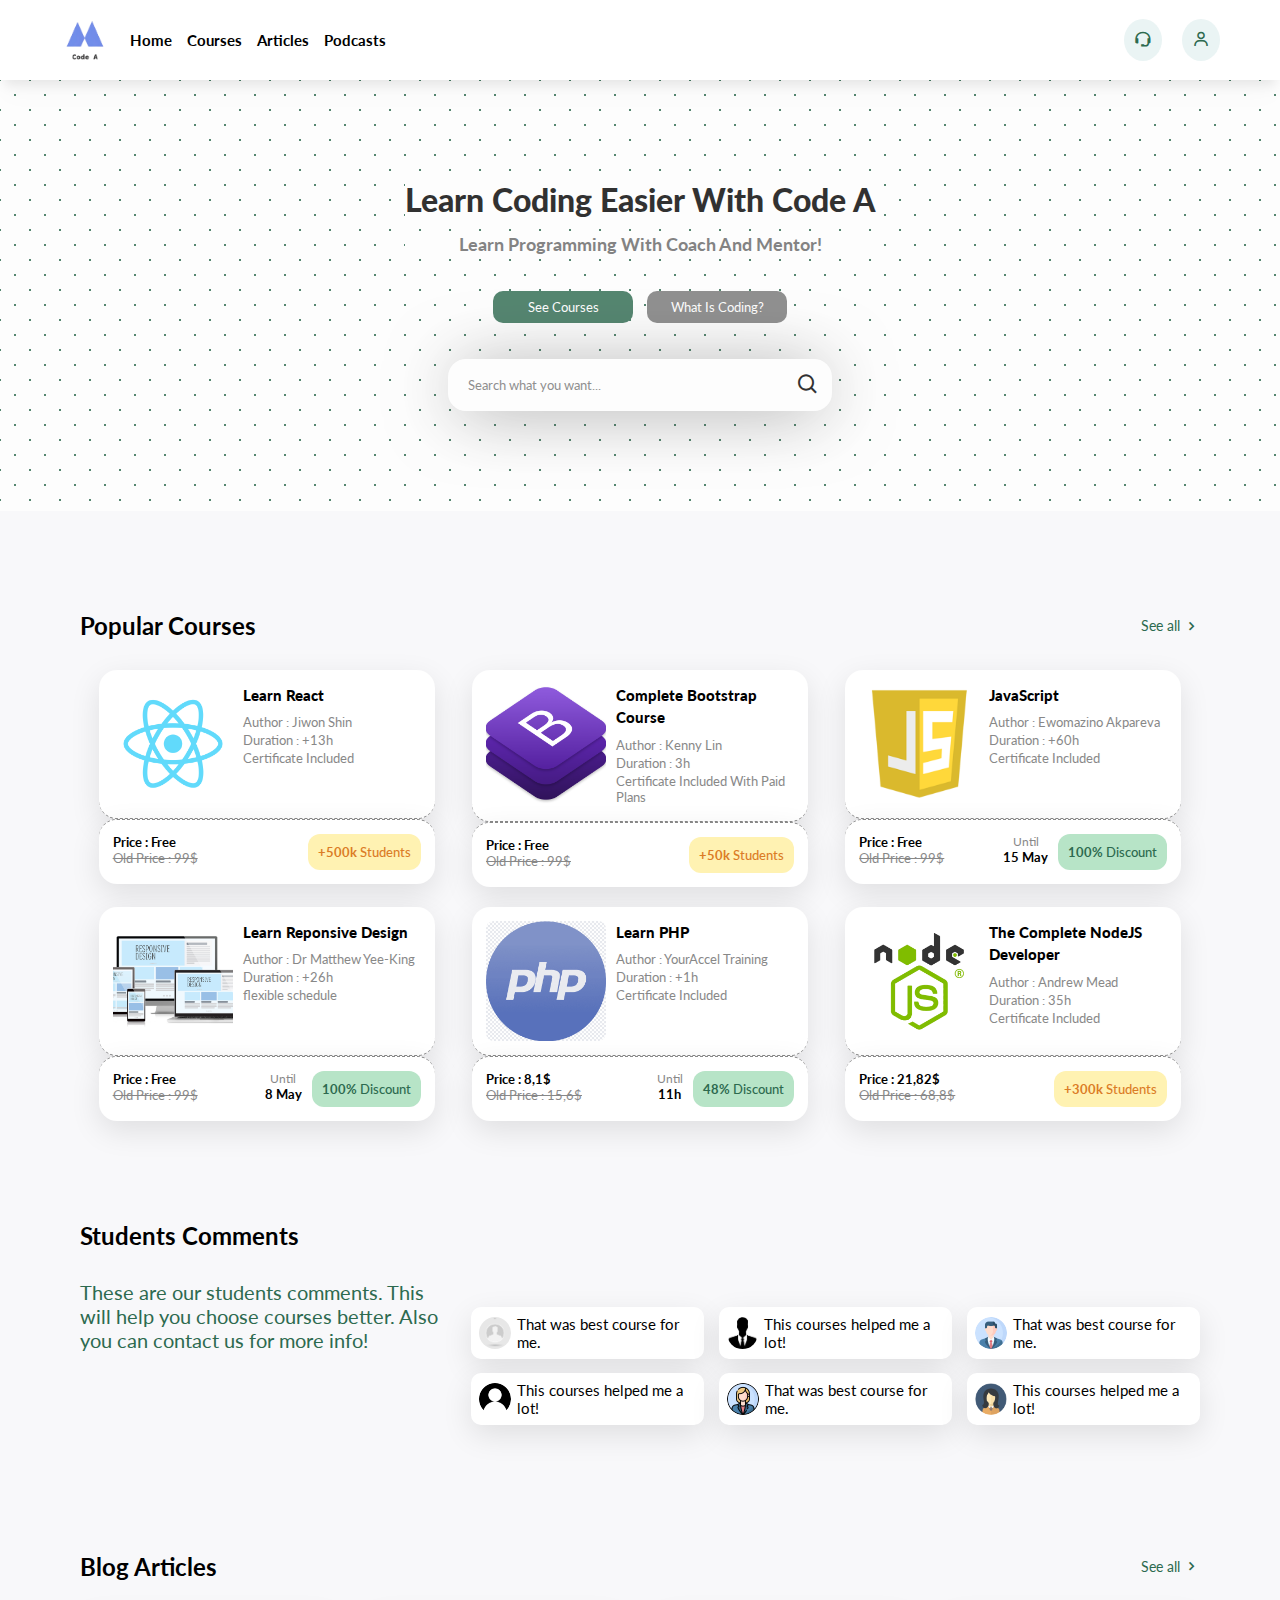
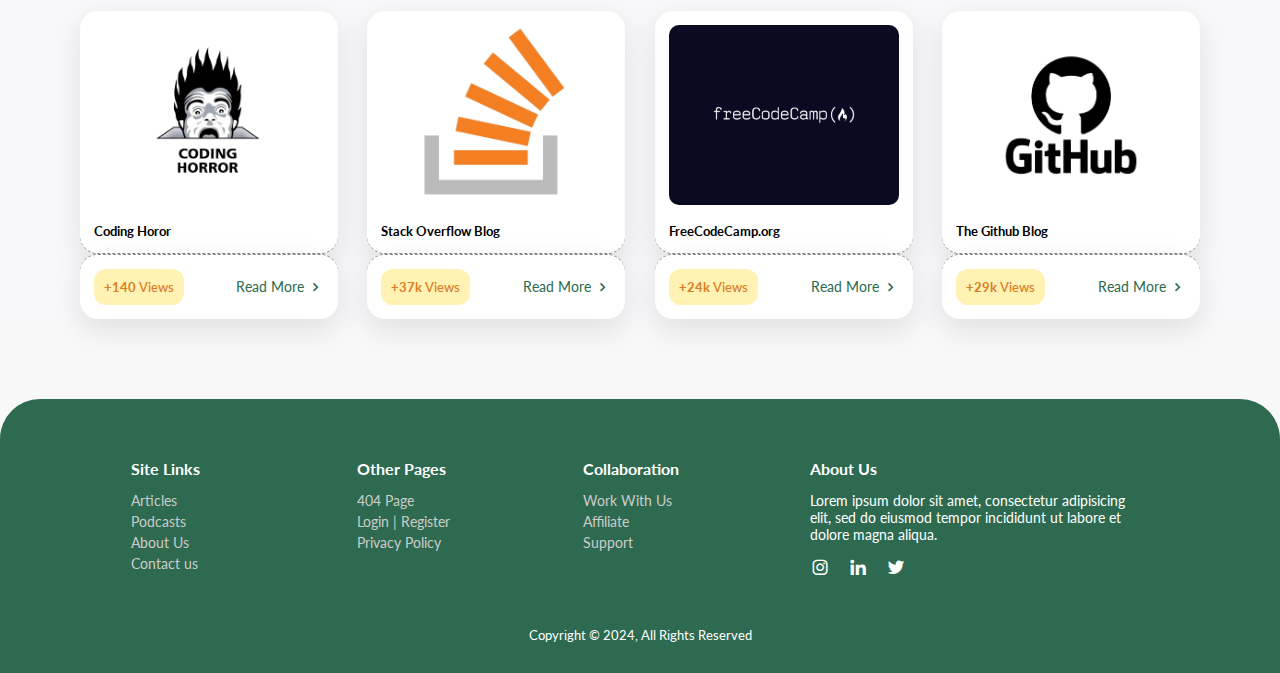
<file: index.html>
<!DOCTYPE html>
<html>
<head>
	<meta charset="utf-8">
	<meta name="viewport" content="width=device-width, initial-scale=1">
	<title>Online Educational Landing Page | Code A</title>
	<link rel="stylesheet" type="text/css" href="style.css">
	<link href='https://unpkg.com/boxicons@2.1.4/css/boxicons.min.css' rel='stylesheet'>
</head>
<body>
<!-- nav -->
	<nav>
		<div class="left">
			<div class="logo">
				<img src="logo-1.png">
			</div>
			<div class="links">
				<a class="selected" href="index.html">Home</a>
				<a href="courses.html">Courses</a>
				<a href="Blog Articles.html">Articles</a>
				<a href="https://code-a-podcast.podcastpage.io/?v=vzvi" target="_blank">Podcasts</a>
			</div>
		</div>
		<div class="buttons">
			<a href="#"><i class='bx bx-support'></i></a>
			<a href="#"><i class='bx bx-user'></i></a>
		</div>
	</nav>

<!-- header -->

	<header>
		<div class="info">
			<h1>Learn Coding Easier With Code A</h1>
			<p>Learn Programming With Coach And Mentor!</p>
		</div>
		<div class="buttons">
			<button class="see-all"><a href="courses.html" style="color: #fff;">See Courses</a></button>
			<button><a href="https://www.dicoding.com/blog/apa-itu-coding/" target="_blank" style="color: #fff;">What Is Coding?</a></button>
		</div>
		<div class="search">
			<input type="text" placeholder="Search what you want...">
			<button><i class='bx bx-search'></i></button>
		</div>
	</header>

<!-- content -->

	<div class="content">
		<div class="separator">
			<h2>Popular Courses</h2>
			<a href="courses.html">See all <i class='bx bx-chevron-right'></i></a>
		</div>
		<div class="courses">
		<div class="item">
			<div class="top">
				<img src="assets-1.png">
				<div class="info">
					<a href="https://www.codecademy.com/learn/react-101" target="_blank">Learn React</a>
					<p>Author : Jiwon Shin</p>
					<p>Duration : +13h</p>
					<p>Certificate Included</p>
				</div>
			</div>
			<div class="bottom">
				<div class="price">
					<h5>Price : Free</h5>
					<p>Old Price : 99$</p>
				</div>
				<h5 class="tag"><span>+500k</span> Students</h5>
			</div>
		</div>
		<div class="item">
			<div class="top">
				<img src="assets-2.png">
				<div class="info">
					<a href="https://www.codecademy.com/learn/learn-bootstrap" target="_blank">Complete Bootstrap Course</a>
					<p>Author : Kenny Lin</p>
					<p>Duration : 3h</p>
					<p>Certificate Included With Paid Plans</p>
				</div>
			</div>
			<div class="bottom">
				<div class="price">
					<h5>Price : Free</h5>
					<p>Old Price : 99$</p>
				</div>
				<h5 class="tag"><span>+50k</span> Students</h5>
			</div>
		</div>
		<div class="item">
			<div class="top">
				<img src="assets-3.png">
				<div class="info">
					<a href="https://www.coursera.org/specializations/javascript-beginner" target="_blank">JavaScript</a>
					<p>Author : Ewomazino Akpareva</p>
					<p>Duration : +60h</p>
					<p>Certificate Included</p>
				</div>
			</div>
			<div class="bottom">
				<div class="price">
					<h5>Price : Free</h5>
					<p>Old Price : 99$</p>
				</div>
				<div class="discount">
					<div class="time">
						<p>Until</p>
						<h5>15 May</h5>
					</div>
					<h5><span>100%</span> Discount</h5>
				</div>
			</div>
		</div>
		<div class="item">
			<div class="top">
				<img src="assets-4.png">
				<div class="info">
					<a href="https://www.coursera.org/learn/responsive-web-design" target="_blank">Learn Reponsive Design</a>
					<p>Author : Dr Matthew Yee-King</p>
					<p>Duration : +26h</p>
					<p>flexible schedule</p>
				</div>
			</div>
			<div class="bottom">
				<div class="price">
					<h5>Price : Free</h5>
					<p>Old Price : 99$</p>
				</div>
				<div class="discount">
					<div class="time">
						<p>Until</p>
						<h5>8 May</h5>
					</div>
					<h5><span>100%</span> Discount</h5>
				</div>
			</div>
		</div>
		<div class="item">
			<div class="top">
				<img src="assets-5-1.png">
				<div class="info">
					<a href="https://www.udemy.com/course/learn-php-for-beginners-n/?couponCode=ST20MT50724" target="_blank">Learn PHP</a>
					<p>Author : YourAccel Training</p>
					<p>Duration : +1h</p>
					<p>Certificate Included</p>
				</div>
			</div>
			<div class="bottom">
				<div class="price">
					<h5>Price : 8,1$</h5>
					<p>Old Price : 15,6$</p>
				</div>
				<div class="discount">
					<div class="time">
						<p>Until</p>
						<h5>11h</h5>
					</div>
					<h5><span>48%</span> Discount</h5>
				</div>
			</div>
		</div>
		<div class="item">
			<div class="top">
				<img src="assets-6-1.png">
				<div class="info">
					<a href="https://www.udemy.com/course/the-complete-nodejs-developer-course-2/?couponCode=LEADERSALE24A" target="_blank">The Complete NodeJS Developer</a>
					<p>Author : Andrew Mead</p>
					<p>Duration : 35h</p>
					<p>Certificate Included</p>
				</div>
			</div>
			<div class="bottom">
				<div class="price">
					<h5>Price : 21,82$</h5>
					<p>Old Price : 68,8$</p>
				</div>
				<h5 class="tag"><span>+300k</span> Students</h5>
			</div>
		</div>
	</div>

	<div class="separator">
		<h2>Students Comments</h2>
	</div>

<!-- comments -->
	<div class="comments">
		<p class="comments">These are our students comments. This will help you choose courses better. Also you can contact us for more info!</p>
		<div class="right">
			<div class="item">
				<img src="profil-6.png">
				<p>That was best course for me.</p>
			</div>
			<div class="item">
				<img src="profil-1.png">
				<p>This courses helped me a lot!</p>
			</div>
			<div class="item">
				<img src="profil-2.png">
				<p>That was best course for me.</p>
			</div>
			<div class="item">
				<img src="profil-3-1.png">
				<p>This courses helped me a lot!</p>
			</div>
			<div class="item">
				<img src="profil-4.png">
				<p>That was best course for me.</p>
			</div>
			<div class="item">
				<img src="profil-5.png">
				<p>This courses helped me a lot!</p>
			</div>
		</div>
	</div>


	<div class="separator">
			<h2>Blog Articles</h2>
			<a href="Blog Articles.html">See all <i class='bx bx-chevron-right'></i></a>
		</div>

<!-- articles -->
		<div class="articles">
			<div class="item">
				<div class="top">
					<img src="blog-1-2.png">
					<h5>Coding Horor</h5>
				</div>
				<div class="bottom">
					<h5><span>+140</span> Views</h5>
					<a href="https://feedly.com/i/subscription/feed%2Fhttp%3A%2F%2Ffeeds.feedburner.com%2Fcodinghorror%2F" target="_blank">Read More <i class='bx bx-chevron-right'></i></a>
				</div>
			</div>
			<div class="item">
				<div class="top">
					<img src="blog-2.png">
					<h5>Stack Overflow Blog</h5>
				</div>
				<div class="bottom">
					<h5><span>+37k</span> Views</h5>
					<a href="https://feedly.com/i/subscription/feed%2Fhttp%3A%2F%2Fblog.stackoverflow.com%2Ffeed%2F" target="_blank">Read More <i class='bx bx-chevron-right'></i></a>
				</div>
			</div>
			<div class="item">
				<div class="top">
					<img src="blog-3.png">
					<h5>FreeCodeCamp.org</h5>
				</div>
				<div class="bottom">
					<h5><span>+24k</span> Views</h5>
					<a href="https://feedly.com/i/subscription/feed%2Fhttps%3A%2F%2Fmedium.freecodecamp.com%2Ffeed" target="_blank">Read More <i class='bx bx-chevron-right'></i></a>
				</div>
			</div>
			<div class="item">
				<div class="top">
					<img src="github-logo.png">
					<h5>The Github Blog</h5>
				</div>
				<div class="bottom">
					<h5><span>+29k</span> Views</h5>
					<a href="https://feedly.com/i/subscription/feed%2Fhttp%3A%2F%2Fgithubengineering.com%2Fatom.xml" target="_blank">Read More <i class='bx bx-chevron-right'></i></a>
				</div>
			</div>
		</div>
</div>

<!-- footer -->
	<footer>
		<div class="columns">
			<div class="col">
				<h5>Site Links</h5>
				<a href="Blog Articles.html">Articles</a>
				<a href="https://code-a-podcast.podcastpage.io/?v=vzvi" target="_blank">Podcasts</a>
				<a href="#">About Us</a>
				<a href="#">Contact us</a>
			</div>
			<div class="col">
				<h5>Other Pages</h5>
				<a href="#">404 Page</a>
				<a href="#">Login | Register</a>
				<a href="#">Privacy Policy</a>
			</div>
			<div class="col">
				<h5>Collaboration</h5>
				<a href="#">Work With Us</a>
				<a href="#">Affiliate</a>
				<a href="#">Support</a>
			</div>
			<div class="col last">
				<h5>About Us</h5>
				<p>Lorem ipsum dolor sit amet, consectetur adipisicing elit, sed do eiusmod
				tempor incididunt ut labore et dolore magna aliqua.</p>
				<div class="social-links">
					<i class='bx bxl-instagram'></i>
					<i class='bx bxl-linkedin'></i>
					<i class='bx bxl-twitter'></i>
				</div>
			</div>
		</div>
		<div class="copyright">
			<p>Copyright © 2024, All Rights Reserved</p>
		</div>
	</footer>

</body>
</html>
</file>
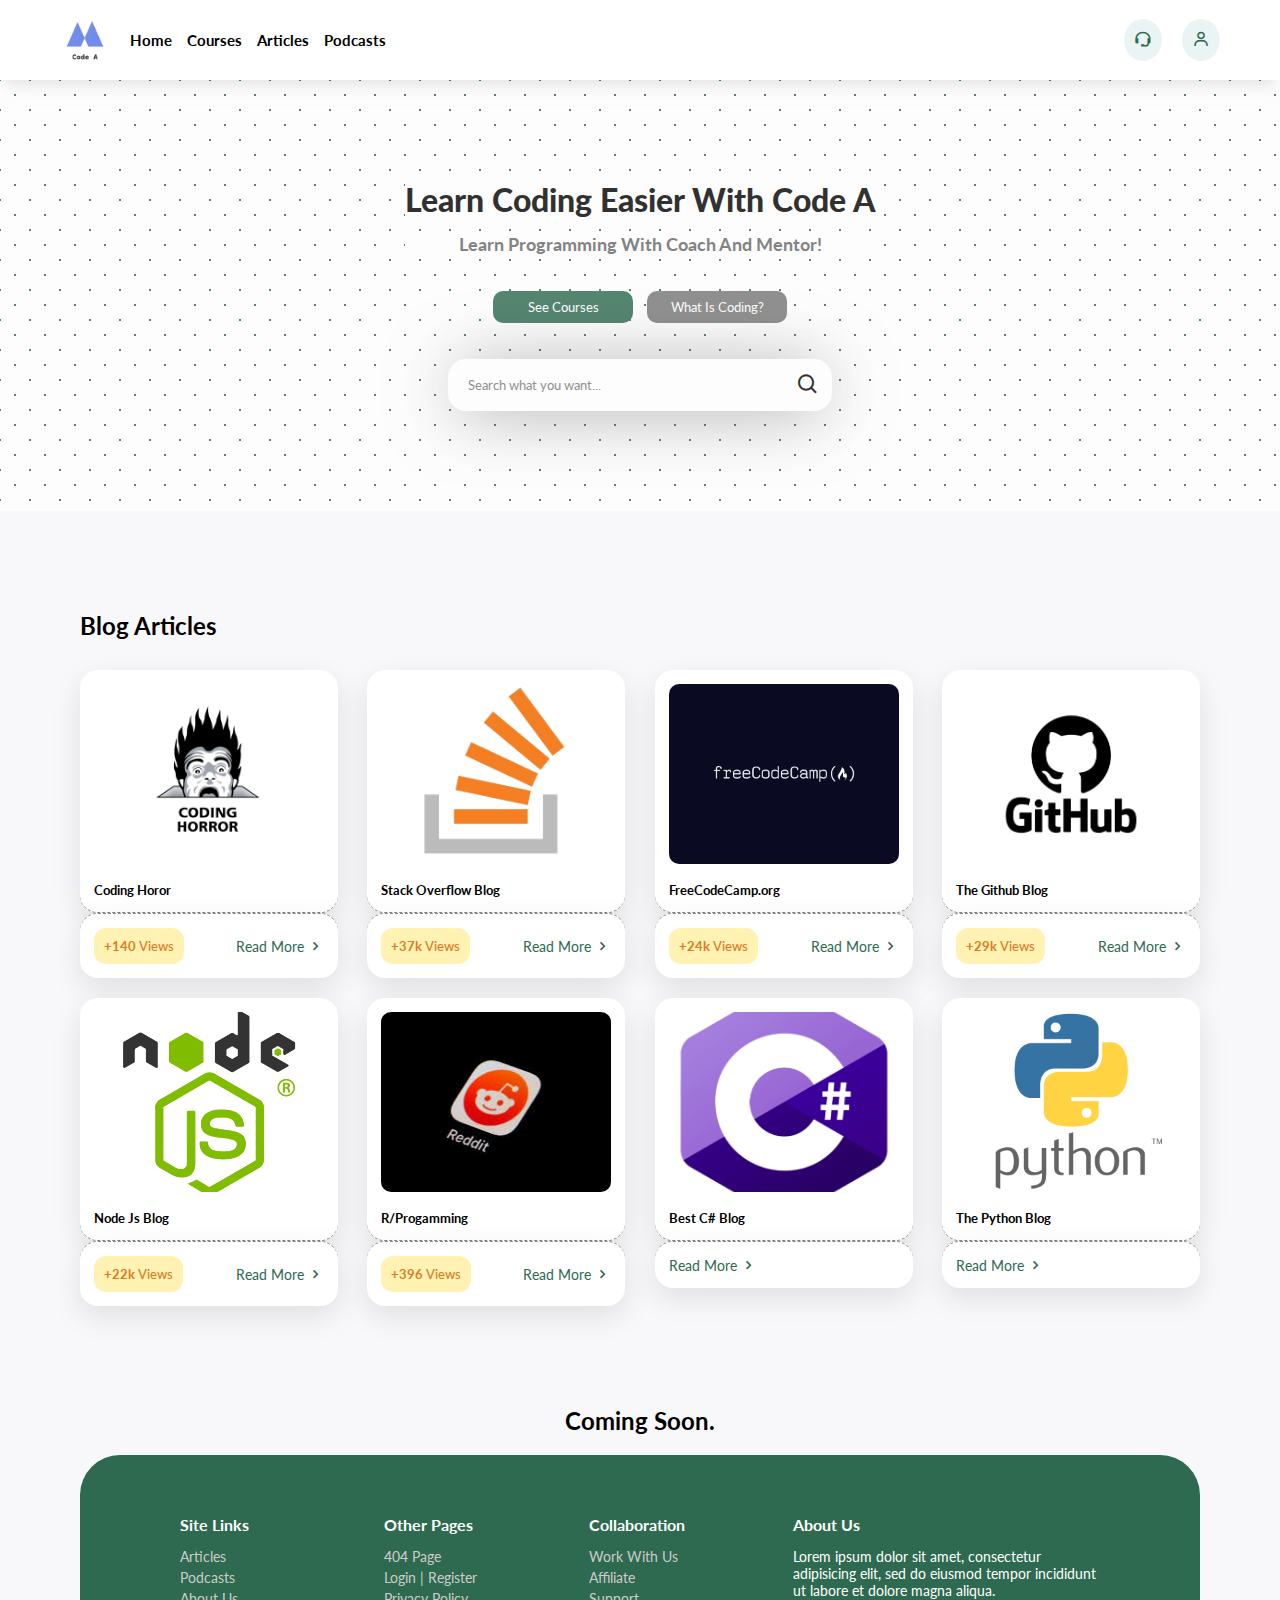
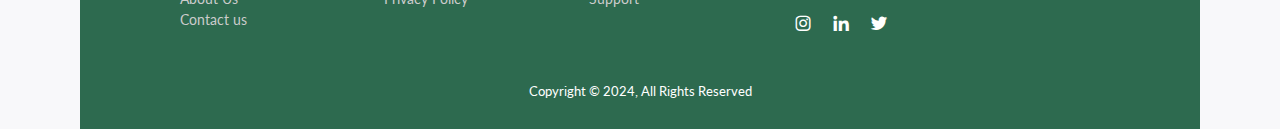
<file: Blog Articles.html>
<!DOCTYPE html>
<html>
<head>
	<meta charset="utf-8">
	<meta name="viewport" content="width=device-width, initial-scale=1">
	<title>Blog Articles Landing Page | Code A</title>
	<link rel="stylesheet" type="text/css" href="style.css">
	<link href='https://unpkg.com/boxicons@2.1.4/css/boxicons.min.css' rel='stylesheet'>
</head>
<body>

	<nav>
		<div class="left">
			<div class="logo">
				<img src="logo-1.png">
			</div>
			<div class="links">
				<a href="index.html">Home</a>
				<a href="courses.html">Courses</a>
				<a class="selected" href="Blog Articles.html">Articles</a>
				<a href="https://code-a-podcast.podcastpage.io/?v=vzvi" target="_blank">Podcasts</a>
			</div>
		</div>
		<div class="buttons">
			<a href="#"><i class='bx bx-support'></i></a>
			<a href="#"><i class='bx bx-user'></i></a>
		</div>
	</nav>

	<header>
		<div class="info">
			<h1>Learn Coding Easier With Code A</h1>
			<p>Learn Programming With Coach And Mentor!</p>
		</div>
		<div class="buttons">
			<button class="see-all"><a href="courses.html" style="color: #fff;">See Courses</a></button>
			<button><a href="https://www.dicoding.com/blog/apa-itu-coding/" target="_blank" style="color: #fff;">What Is Coding?</a></button>
		</div>
		<div class="search">
			<input type="text" placeholder="Search what you want...">
			<button><i class='bx bx-search'></i></button>
		</div>
	</header>

	<div class="content">
	<div class="separator">
			<h2>Blog Articles</h2>
		</div>

		<div class="articles">
			<div class="item">
				<div class="top">
					<img src="blog-1-2.png">
					<h5>Coding Horor</h5>
				</div>
				<div class="bottom">
					<h5><span>+140</span> Views</h5>
					<a href="https://feedly.com/i/subscription/feed%2Fhttp%3A%2F%2Ffeeds.feedburner.com%2Fcodinghorror%2F" target="_blank">Read More <i class='bx bx-chevron-right'></i></a>
				</div>
			</div>
			<div class="item">
				<div class="top">
					<img src="blog-2.png">
					<h5>Stack Overflow Blog</h5>
				</div>
				<div class="bottom">
					<h5><span>+37k</span> Views</h5>
					<a href="https://feedly.com/i/subscription/feed%2Fhttp%3A%2F%2Fblog.stackoverflow.com%2Ffeed%2F" target="_blank">Read More <i class='bx bx-chevron-right'></i></a>
				</div>
			</div>
			<div class="item">
				<div class="top">
					<img src="blog-3.png">
					<h5>FreeCodeCamp.org</h5>
				</div>
				<div class="bottom">
					<h5><span>+24k</span> Views</h5>
					<a href="https://feedly.com/i/subscription/feed%2Fhttps%3A%2F%2Fmedium.freecodecamp.com%2Ffeed" target="_blank">Read More <i class='bx bx-chevron-right'></i></a>
				</div>
			</div>
			<div class="item">
				<div class="top">
					<img src="github-logo.png">
					<h5>The Github Blog</h5>
				</div>
				<div class="bottom">
					<h5><span>+29k</span> Views</h5>
					<a href="https://feedly.com/i/subscription/feed%2Fhttp%3A%2F%2Fgithubengineering.com%2Fatom.xml" target="_blank">Read More <i class='bx bx-chevron-right'></i></a>
				</div>
			</div>
			<div class="item">
				<div class="top">
					<img src="assets-6-1.png">
					<h5>Node Js Blog</h5>
				</div>
				<div class="bottom">
					<h5><span>+22k</span> Views</h5>
					<a href="https://feedly.com/i/subscription/feed%2Fhttp%3A%2F%2Fblog.nodejs.org%2Ffeed%2F" target="_blank">Read More <i class='bx bx-chevron-right'></i></a>
				</div>
			</div>
			<div class="item">
				<div class="top">
					<img src="blog-5-1.png">
					<h5>R/Progamming</h5>
				</div>
				<div class="bottom">
					<h5><span>+396</span> Views</h5>
					<a href="https://feedly.com/i/subscription/feed%2Fhttps%3A%2F%2Fapi.reddit.com%2Fsubreddit%2Fprogramming" target="_blank">Read More <i class='bx bx-chevron-right'></i></a>
				</div>
			</div>
			<div class="item">
				<div class="top">
					<img src="assets-11.png">
					<h5>Best C# Blog</h5>
				</div>
				<div class="bottom">
					<a href="https://bloggingfordevs.com/c-sharp-blogs/" target="_blank">Read More <i class='bx bx-chevron-right'></i></a>
				</div>
			</div>
			<div class="item">
				<div class="top">
					<img src="assets-7.png">
					<h5>The Python Blog</h5>
				</div>
				<div class="bottom">
					<a href="https://www.dicoding.com/blog/python-pengertian-contoh-penggunaan-dan-manfaat-mempelajarinya/" target="_blank">Read More <i class='bx bx-chevron-right'></i></a>
				</div>
			</div>
		</div>

		<h2 style="text-align: center; padding: 20px;">Coming Soon.</h2>

		<footer>
		<div class="columns">
			<div class="col">
				<h5>Site Links</h5>
				<a href="Blog Articles.html">Articles</a>
				<a href="https://code-a-podcast.podcastpage.io/?v=vzvi" target="_blank">Podcasts</a>
				<a href="#">About Us</a>
				<a href="#">Contact us</a>
			</div>
			<div class="col">
				<h5>Other Pages</h5>
				<a href="#">404 Page</a>
				<a href="#">Login | Register</a>
				<a href="#">Privacy Policy</a>
			</div>
			<div class="col">
				<h5>Collaboration</h5>
				<a href="#">Work With Us</a>
				<a href="#">Affiliate</a>
				<a href="#">Support</a>
			</div>
			<div class="col last">
				<h5>About Us</h5>
				<p>Lorem ipsum dolor sit amet, consectetur adipisicing elit, sed do eiusmod
				tempor incididunt ut labore et dolore magna aliqua.</p>
				<div class="social-links">
					<i class='bx bxl-instagram'></i>
					<i class='bx bxl-linkedin'></i>
					<i class='bx bxl-twitter'></i>
				</div>
			</div>
		</div>
		<div class="copyright">
			<p>Copyright © 2024, All Rights Reserved</p>
		</div>
	</footer>
</div>
</html>
</file>
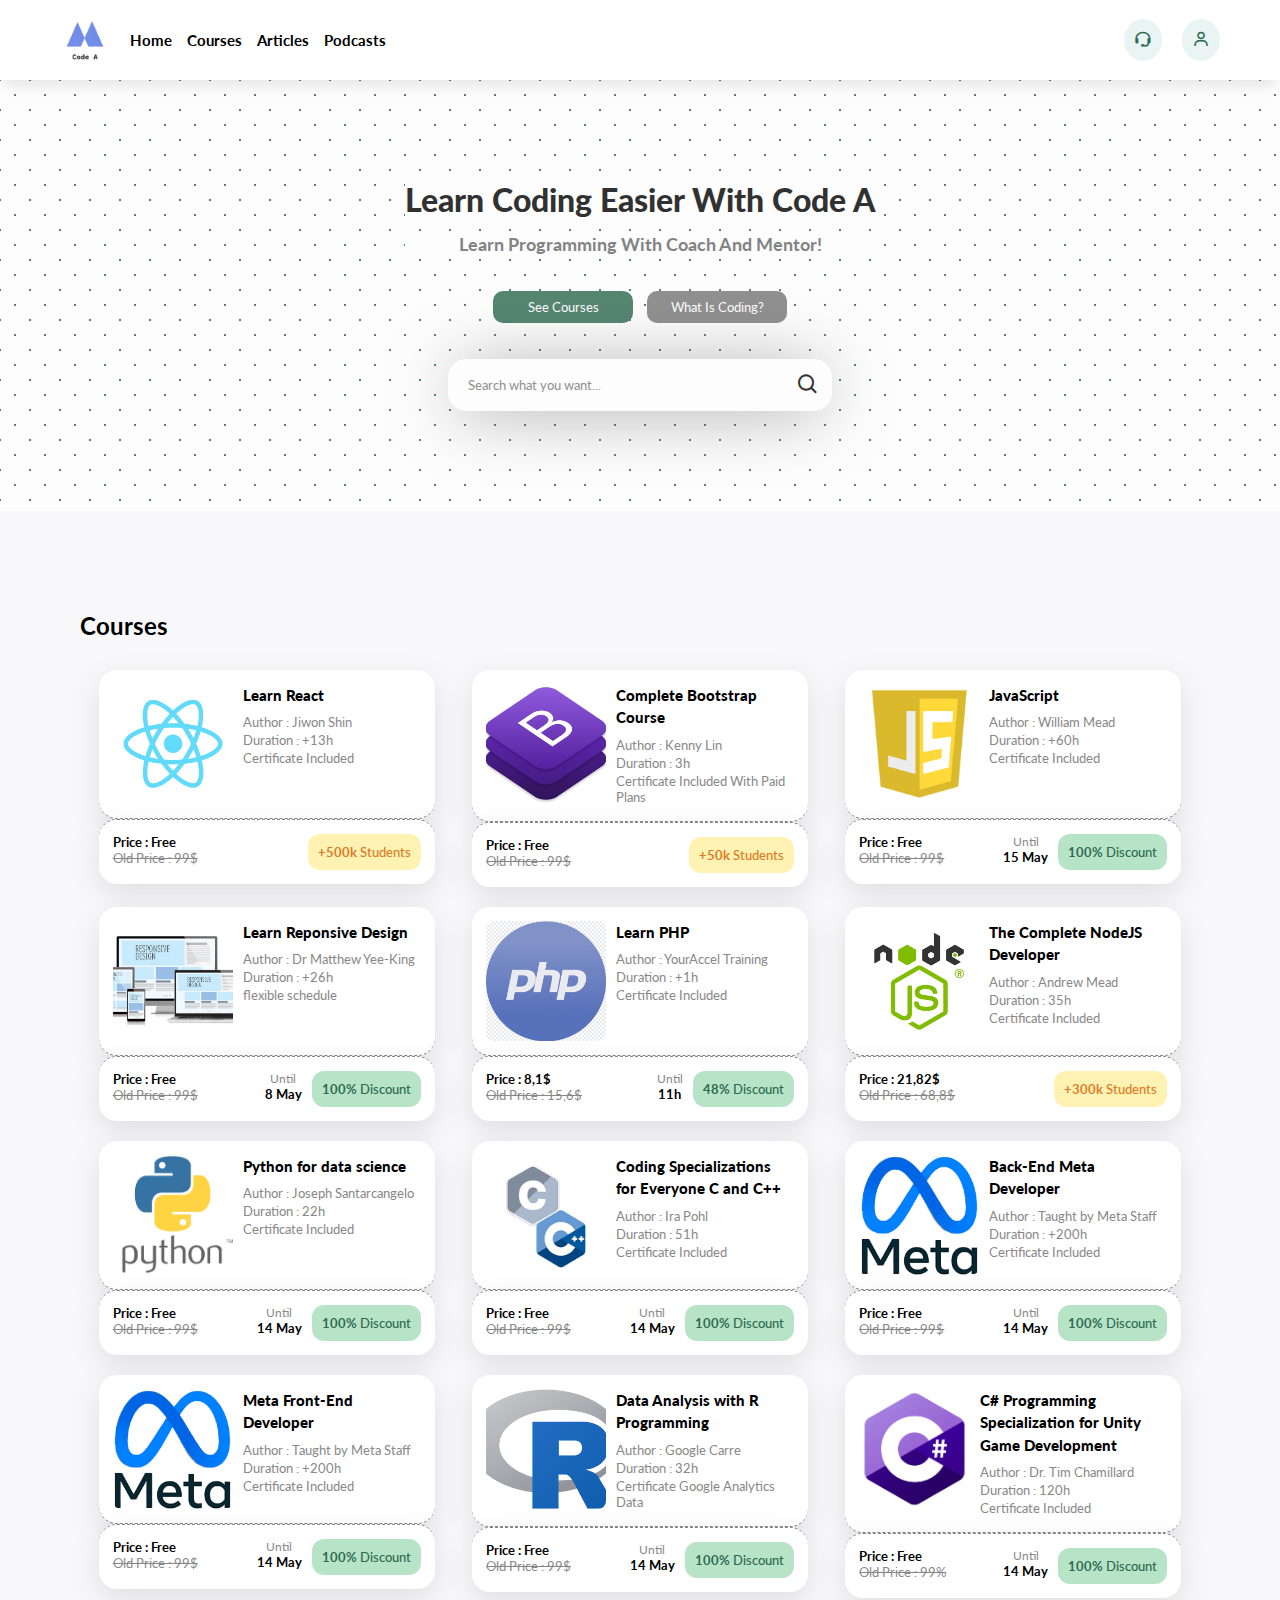
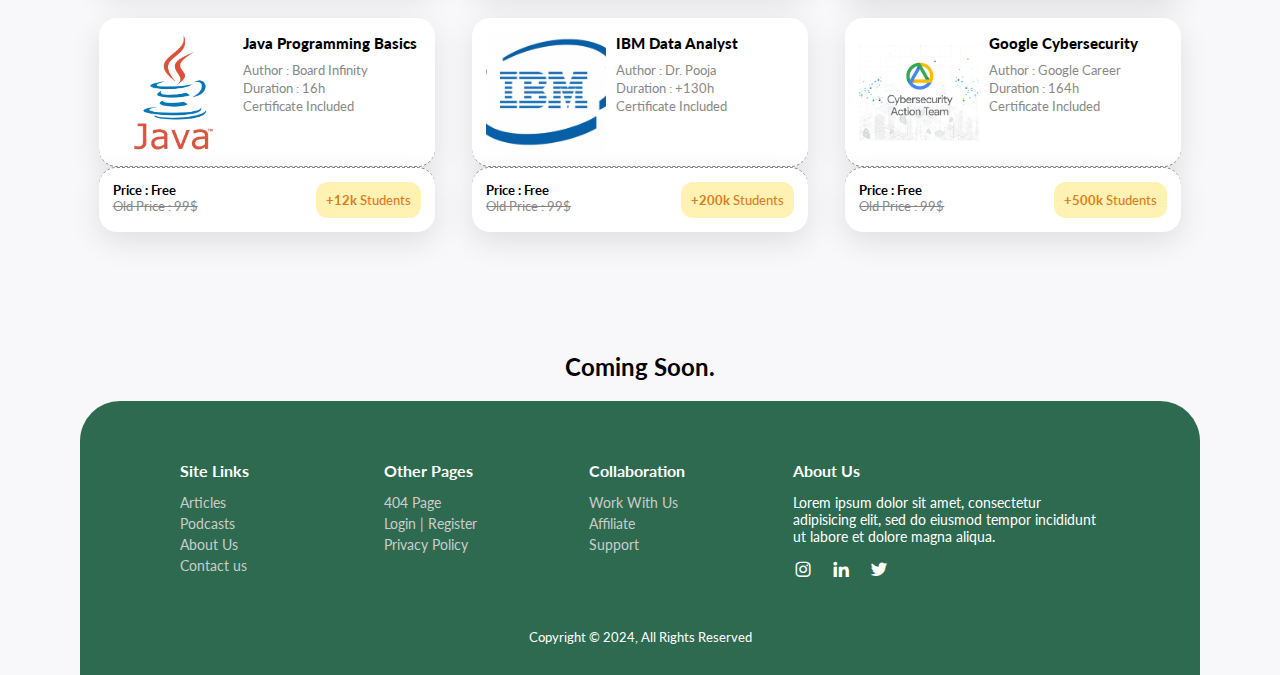
<file: courses.html>
<!DOCTYPE html>
<html>
<head>
	<meta charset="utf-8">
	<meta name="viewport" content="width=device-width, initial-scale=1">
	<title>Online Educational Courses Landing Page | Code A</title>
	<link rel="stylesheet" type="text/css" href="style.css">
	<link href='https://unpkg.com/boxicons@2.1.4/css/boxicons.min.css' rel='stylesheet'>
</head>
<body>

	<nav>
		<div class="left">
			<div class="logo">
				<img src="logo-1.png">
			</div>
			<div class="links">
				<a href="index.html">Home</a>
				<a class="selected" href="courses.html">Courses</a>
				<a href="Blog Articles.html">Articles</a>
				<a href="https://code-a-podcast.podcastpage.io/?v=vzvi" target="_blank">Podcasts</a>
			</div>
		</div>
		<div class="buttons">
			<a href="#"><i class='bx bx-support'></i></a>
			<a href="#"><i class='bx bx-user'></i></a>
		</div>
	</nav>

	<header>
		<div class="info">
			<h1>Learn Coding Easier With Code A</h1>
			<p>Learn Programming With Coach And Mentor!</p>
		</div>
		<div class="buttons">
			<button class="see-all"><a href="courses.html" style="color: #fff;">See Courses</a></button>
			<button><a href="https://www.dicoding.com/blog/apa-itu-coding/" target="_blank" style="color: #fff;">What Is Coding?</a></button>
		</div>
		<div class="search">
			<input type="text" placeholder="Search what you want...">
			<button><i class='bx bx-search'></i></button>
		</div>
	</header>

	<div class="content">
		<div class="separator">
			<h2>Courses</h2>
		</div>
		<div class="courses">
		<div class="item">
			<div class="top">
				<img src="assets-1.png">
				<div class="info">
					<a href="https://www.codecademy.com/learn/react-101" target="_blank">Learn React</a>
					<p>Author : Jiwon Shin</p>
					<p>Duration : +13h</p>
					<p>Certificate Included</p>
				</div>
			</div>
			<div class="bottom">
				<div class="price">
					<h5>Price : Free</h5>
					<p>Old Price : 99$</p>
				</div>
				<h5 class="tag"><span>+500k</span> Students</h5>
			</div>
		</div>
		<div class="item">
			<div class="top">
				<img src="assets-2.png">
				<div class="info">
					<a href="https://www.codecademy.com/learn/learn-bootstrap" target="_blank">Complete Bootstrap Course</a>
					<p>Author : Kenny Lin</p>
					<p>Duration : 3h</p>
					<p>Certificate Included With Paid Plans</p>
				</div>
			</div>
			<div class="bottom">
				<div class="price">
					<h5>Price : Free</h5>
					<p>Old Price : 99$</p>
				</div>
				<h5 class="tag"><span>+50k</span> Students</h5>
			</div>
		</div>
		<div class="item">
			<div class="top">
				<img src="assets-3.png">
				<div class="info">
					<a href="https://www.coursera.org/specializations/javascript-beginner" target="_blank">JavaScript</a>
					<p>Author : William Mead<p>
					<p>Duration : +60h</p>
					<p>Certificate Included</p>
				</div>
			</div>
			<div class="bottom">
				<div class="price">
					<h5>Price : Free</h5>
					<p>Old Price : 99$</p>
				</div>
				<div class="discount">
					<div class="time">
						<p>Until</p>
						<h5>15 May</h5>
					</div>
					<h5><span>100%</span> Discount</h5>
				</div>
			</div>
		</div>
		<div class="item">
			<div class="top">
				<img src="assets-4.png">
				<div class="info">
					<a href="https://www.coursera.org/learn/responsive-web-design" target="_blank">Learn Reponsive Design</a>
					<p>Author : Dr Matthew Yee-King</p>
					<p>Duration : +26h</p>
					<p>flexible schedule</p>
				</div>
			</div>
			<div class="bottom">
				<div class="price">
					<h5>Price : Free</h5>
					<p>Old Price : 99$</p>
				</div>
				<div class="discount">
					<div class="time">
						<p>Until</p>
						<h5>8 May</h5>
					</div>
					<h5><span>100%</span> Discount</h5>
				</div>
			</div>
		</div>
		<div class="item">
			<div class="top">
				<img src="assets-5-1.png">
				<div class="info">
					<a href="https://www.udemy.com/course/learn-php-for-beginners-n/?couponCode=ST20MT50724" target="_blank">Learn PHP</a>
					<p>Author : YourAccel Training</p>
					<p>Duration : +1h</p>
					<p>Certificate Included</p>
				</div>
			</div>
			<div class="bottom">
				<div class="price">
					<h5>Price : 8,1$</h5>
					<p>Old Price : 15,6$</p>
				</div>
				<div class="discount">
					<div class="time">
						<p>Until</p>
						<h5>11h</h5>
					</div>
					<h5><span>48%</span> Discount</h5>
				</div>
			</div>
		</div>
		<div class="item">
			<div class="top">
				<img src="assets-6-1.png">
				<div class="info">
					<a href="https://www.udemy.com/course/the-complete-nodejs-developer-course-2/?couponCode=LEADERSALE24A" target="_blank">The Complete NodeJS Developer</a>
					<p>Author : Andrew Mead</p>
					<p>Duration : 35h</p>
					<p>Certificate Included</p>
				</div>
			</div>
			<div class="bottom">
				<div class="price">
					<h5>Price : 21,82$</h5>
					<p>Old Price : 68,8$</p>
				</div>
				<h5 class="tag"><span>+300k</span> Students</h5>
			</div>
		</div>
		<div class="item">
			<div class="top">
				<img src="assets-7.png">
				<div class="info">
					<a href="https://www.coursera.org/learn/python-for-applied-data-science-ai" target="_blank">Python for data science</a>
					<p>Author : Joseph Santarcangelo</p>
					<p>Duration : 22h</p>
					<p>Certificate Included</p>
				</div>
			</div>
			<div class="bottom">
				<div class="price">
					<h5>Price : Free</h5>
					<p>Old Price : 99$</p>
				</div>
				<div class="discount">
					<div class="time">
						<p>Until</p>
						<h5>14 May</h5>
					</div>
					<h5><span>100%</span> Discount</h5>
				</div>
			</div>
		</div>
		<div class="item">
			<div class="top">
				<img src="assets-8.png">
				<div class="info">
					<a href="https://www.coursera.org/specializations/coding-for-everyone" target="_blank">Coding Specializations for Everyone C and C++</a>
					<p>Author : Ira Pohl</p>
					<p>Duration : 51h</p>
					<p>Certificate Included</p>
				</div>
			</div>
			<div class="bottom">
				<div class="price">
					<h5>Price : Free</h5>
					<p>Old Price : 99$</p>
				</div>
				<div class="discount">
					<div class="time">
						<p>Until</p>
						<h5>14 May</h5>
					</div>
					<h5><span>100%</span> Discount</h5>
				</div>
			</div>
		</div>
		<div class="item">
			<div class="top">
				<img src="assets-9-2.png">
				<div class="info">
					<a href="https://www.coursera.org/professional-certificates/meta-back-end-developer" target="_blank">Back-End Meta Developer</a>
					<p>Author : Taught by Meta Staff</p>
					<p>Duration : +200h</p>
					<p>Certificate Included</p>
				</div>
			</div>
			<div class="bottom">
				<div class="price">
					<h5>Price : Free</h5>
					<p>Old Price : 99$</p>
				</div>
				<div class="discount">
					<div class="time">
						<p>Until</p>
						<h5>14 May</h5>
					</div>
					<h5><span>100%</span> Discount</h5>
				</div>
			</div>
		</div>
		<div class="item">
			<div class="top">
				<img src="assets-9-2.png">
				<div class="info">
					<a href="https://www.coursera.org/professional-certificates/meta-front-end-developer" target="_blank">Meta Front-End Developer</a>
					<p>Author : Taught by Meta Staff</p>
					<p>Duration : +200h</p>
					<p>Certificate Included</p>
				</div>
			</div>
			<div class="bottom">
				<div class="price">
					<h5>Price : Free</h5>
					<p>Old Price : 99$</p>
				</div>
				<div class="discount">
					<div class="time">
						<p>Until</p>
						<h5>14 May</h5>
					</div>
					<h5><span>100%</span> Discount</h5>
				</div>
			</div>
		</div>
		<div class="item">
			<div class="top">
				<img src="assets-10.png">
				<div class="info">
					<a href="https://www.coursera.org/learn/data-analysis-r" target="_blank">Data Analysis with R Programming</a>
					<p>Author : Google Carre</p>
					<p>Duration : 32h</p>
					<p>Certificate Google Analytics Data</p>
				</div>
			</div>
			<div class="bottom">
				<div class="price">
					<h5>Price : Free</h5>
					<p>Old Price : 99$</p>
				</div>
				<div class="discount">
					<div class="time">
						<p>Until</p>
						<h5>14 May</h5>
					</div>
					<h5><span>100%</span> Discount</h5>
				</div>
			</div>
		</div>
		<div class="item">
			<div class="top">
				<img src="assets-11.png">
				<div class="info">
					<a href="https://www.coursera.org/specializations/programming-unity-game-development" target="_blank">C# Programming Specialization for Unity Game Development</a>
					<p>Author : Dr. Tim Chamillard</p>
					<p>Duration : 120h</p>
					<p>Certificate Included</p>
				</div>
			</div>
			<div class="bottom">
				<div class="price">
					<h5>Price : Free</h5>
					<p>Old Price : 99%</p>
				</div>
				<div class="discount">
					<div class="time">
						<p>Until</p>
						<h5>14 May</h5>
					</div>
					<h5><span>100%</span> Discount</h5>
				</div>
			</div>
		</div>
		<div class="item">
			<div class="top">
				<img src="assets-12.png">
				<div class="info">
					<a href="https://www.coursera.org/learn/fundamentals-of-java-programming" target="_blank">Java Programming Basics</a>
					<p>Author : Board Infinity</p>
					<p>Duration : 16h</p>
					<p>Certificate Included</p>
				</div>
			</div>
			<div class="bottom">
				<div class="price">
					<h5>Price : Free</h5>
					<p>Old Price : 99$</p>
				</div>
				<h5 class="tag"><span>+12k</span> Students</h5>
			</div>
		</div>
		<div class="item">
			<div class="top">
				<img src="assets-13-1.png">
				<div class="info">
					<a href="https://www.coursera.org/professional-certificates/ibm-data-analyst" target="_blank">IBM Data Analyst</a>
					<p>Author : Dr. Pooja</p>
					<p>Duration : +130h</p>
					<p>Certificate Included</p>
				</div>
			</div>
			<div class="bottom">
				<div class="price">
					<h5>Price : Free</h5>
					<p>Old Price : 99$</p>
				</div>
				<h5 class="tag"><span>+200k</span> Students</h5>
			</div>
		</div>
		<div class="item">
			<div class="top">
				<img src="assets-14.png">
				<div class="info">
					<a href="https://www.coursera.org/professional-certificates/google-cybersecurity" target="_blank">Google Cybersecurity</a>
					<p>Author : Google Career</p>
					<p>Duration : 164h</p>
					<p>Certificate Included</p>
				</div>
			</div>
			<div class="bottom">
				<div class="price">
					<h5>Price : Free</h5>
					<p>Old Price : 99$</p>
				</div>
				<h5 class="tag"><span>+500k</span> Students</h5>
			</div>
		</div>                                          
	</div> 

	<h2 style="text-align: center; padding: 20px;">Coming Soon.</h2>

	<footer>
		<div class="columns">
			<div class="col">
				<h5>Site Links</h5>
				<a href="Blog Articles.html">Articles</a>
				<a href="https://code-a-podcast.podcastpage.io/?v=vzvi" target="_blank">Podcasts</a>
				<a href="#">About Us</a>
				<a href="#">Contact us</a>
			</div>
			<div class="col">
				<h5>Other Pages</h5>
				<a href="#">404 Page</a>
				<a href="#">Login | Register</a>
				<a href="#">Privacy Policy</a>
			</div>
			<div class="col">
				<h5>Collaboration</h5>
				<a href="#">Work With Us</a>
				<a href="#">Affiliate</a>
				<a href="#">Support</a>
			</div>
			<div class="col last">
				<h5>About Us</h5>
				<p>Lorem ipsum dolor sit amet, consectetur adipisicing elit, sed do eiusmod
				tempor incididunt ut labore et dolore magna aliqua.</p>
				<div class="social-links">
					<i class='bx bxl-instagram'></i>
					<i class='bx bxl-linkedin'></i>
					<i class='bx bxl-twitter'></i>
				</div>
			</div>
		</div>
		<div class="copyright">
			<p>Copyright © 2024, All Rights Reserved</p>
		</div>
	</footer>
</body>
</html>
</file>
<file: style.css>
@import url('https://fonts.googleapis.com/css2?family=Lato:ital,wght@0,100;0,300;0,400;0,700;0,900;1,100;1,300;1,400;1,700;1,900&display=swap');

* {
	margin: 0;
	padding: 0;
	box-sizing:border-box ;
	font-family: 'lato', sans-serif;
}

a {
	text-decoration: none;
	color: #000;
	transition: all 0.3 ease;
}

a:hover {
	color: #4361ee;
}

body {
	background-color: #f8f8f8;
}


/*nav*/


nav {
	display: flex;
	align-items: center;
	justify-content: space-between;
	padding: 0 60px;
	height: 80px;
	background-color: #fff;
	box-shadow: rgba(0, 0, 0, 0.1) 0px 20px 25px -5px, rgba(0, 0, 0, 0.4) 0px 10px 10px -5px;
}

nav .left {
	display: flex;
	align-items: center;
	gap: 20px;
}



nav .left .logo img {
	width: 50px;
	object-fit: cover;
	border-radius: 50px;
}

nav .left .links {
	display: flex;
	gap: 15px;
	font-size: 15px;
	font-weight: bold;
}

nav .buttons {
	display: flex;
	gap: 20px;
}

nav .buttons a {
	background-color: #eaf4f4;
	padding: 10px;
	color: #2d6a4f;
	border-radius: 50%;
	font-size: 18px;
}


/*header*/

header {
	display: flex;
	flex-direction: column;
	align-items: center;
	padding: 100px 0;
	justify-content: center;
	text-align: center;
	gap: 26px;
	background-color: #fff;
	opacity: 0.8;
	background-image: radial-gradient(#2d6a4f 0.75px, transparent 0.75px), radial-gradient(#2d6a4f 0.75px, #ffffff 0.75px);
	background-size: 30px 30px;
	background-position: 0 0,15px 15px;
}

header .info h1 {
	font-weight: 900;
	background: #fff;
}

header .info p {
	color: #666;
	font-size: 18px;
	margin-top: 14px;
	font-weight: bold;
	background: #fff;
}

header .buttons {
	display: flex;
	gap: 14px;
	margin-top: 10px;
}

header .buttons button {
	border: none;
	padding: 8px;
	width: 140px;
	border-radius: 10px;
	background-color: #777;
	color: #fff;
	cursor: pointer;
}


header .buttons button.see-all {
	background-color: #2d6a4f;
}

header .search {
	position: relative;
	width: 30%;
	margin-top: 10px;
}

header .search input {
	width: 100%;
	padding: 18px 20px;
	border: none;
	border-radius: 18px;
	box-shadow: 0px 4px 70px -10px rgba(0, 0, 0, 0.6);
	outline: none;
}

header .search button {
	position: absolute;
	right: 0;
	padding: 12px;
	font-size: 24px;
	border: none;
	background-color: transparent;
	cursor: pointer;
}


/*content*/

.content {
	background-color: #f8f8fa;
	padding: 100px 80px 0;
}

.content .separator {
	display: flex;
	align-items: center;
	justify-content: space-between;
	margin-bottom: 30px;
}


.content .separator a,
.content .articles .item .bottom a {
	display: flex;
	align-items: center;
	gap: 2px;
	color: #2d6a4f;
	font-size: 14px;
}


.content .separator a i,
.content .articles .item .bottom a i {
	font-size: 18px;
}

.content .courses,
.content .podcasts {
	display: flex;
	justify-content: space-around;
	flex-wrap: wrap;
	row-gap: 20px;
	margin-bottom: 100px;
}

.content .courses .item,
.content .podcasts .item {
	width: 30%;
}


.content .courses .item .top,
.content .courses .item .bottom,
.content .podcasts .item .top,
.content .podcasts .item .bottom,
.content .articles .item .top,
.content .articles .item .bottom {
	display: flex;
	gap: 10px;
	background-color: #fff;
	padding: 14px;
	box-shadow: 0 10px 30px rgba(0, 0, 0, 0.1);
	border-radius: 18px;
	border-bottom: 1px dashed #888;
}

.content .courses .item .top img {
	width: 120px;
	height: 120px;
	object-fit: cover;
	border-radius: 8px;
}


.content .courses .item .top .info a,
.content .podcasts .item .top .info a {
	display: block;
	font-size: 15px;
	font-weight: 900;
	margin-bottom: 8px;
	line-height: 1.4rem;
}


.content .courses .item .top .info p,
.content .podcasts .item .top .info p {
	color: #888;
	font-size: 13px;
	margin-bottom: 2px;
}


.content .courses .item .bottom,
.content .podcasts .item .bottom,
.content .articles .item .bottom {
	border-bottom: none;
	justify-content: space-between;
	border-top: 1px dashed #888;
}


.content .courses .item .bottom .price p {
	color: #888;
	font-size: 13px;
	text-decoration: line-through;
}


.content .courses .item .bottom h5.tag,
.content .courses .item .bottom .discount > h5,
.content .podcasts .item .bottom h5,
.content .articles .item .bottom h5 {
	font-weight: 500;
	background-color: #fff2b2;
	color: #db7c26;
	padding: 10px;
	border-radius: 12px;
	font-size: 13px;
}

.content .courses .item .bottom h5.tag span,
.content .courses .item .bottom .discount > h5 span,
.content .podcasts .item .bottom h5 span,
.content .articles .item .bottom h5 span {
	font-weight: bold;
}

.content .courses .item .bottom .discount {
	display: flex;
	gap: 10px;
}


.content .courses .item .bottom .discount > h5 {
	background-color: #b7e4c7;
	color: #2d6a4f;
}

.content .courses .item .bottom .discount .time {
	text-align: center;
}


.content .courses .item .bottom .discount .time p {
	color: #888;
	font-size: 12px;
}


.content .courses .item .bottom .discount .time h5 {
	font-size: 13px;
}


.content .comments {
	display: flex;
	align-items: center;
	justify-content: space-between;
	gap: 30px;
	margin: 0 0 100px;
}


.content .comments > p {
	width: 65%;
	color: #2d6a4f;
	font-size: 20px;
}


.content .comments .right {
	display: flex;
	justify-content: space-between;
	flex-wrap: wrap;
	row-gap: 14px;
}


.content .comments .right .item {
	display: flex;
	align-items: center;
	gap: 6px;
	background-color: #fff;
	padding: 8px;
	width: 32%;
	box-shadow: 0 10px 30px rgba(0, 0, 0, 0.1);
	border-radius: 10px;
}

.content .comments .right .item img {
	width: 32px;
	height: 32px;
	object-fit: cover;
	border-radius: 50%;
}

.content .comments .right .item p {
	font-size: 15px;
}


.content .podcasts .item .top i {
	font-size: 40px;
	background-color: #4361ee;
	padding: 12px;
	color: #fff;
	border-radius: 10px;
}

.content .podcasts .item:nth-child(2) .top i {
	background-color: #f72585;
}


.content .podcasts .item:nth-child(3) .top i {
	background-color: #fb8500;
}


.content .podcasts .item .bottom .duration {
	display: flex;
	align-items: center;
	gap: 6px;
}


.content .podcasts .item .bottom .duration i {
	font-size: 26px;
	color: #2d6a4f;
}


.content .podcasts .item .bottom .duration p {
	color: #2d6a4f;
	font-size: 13px;
}


.content .podcasts .item .bottom h5 {
	background-color: #ede0d4;
	color: #9C6644;
}


.content .articles {
	display: flex;
	justify-content: space-between;
	margin-bottom: 80px;
	flex-wrap: wrap;
	row-gap: 20px;
}


.content .articles .item {
	width: 23%;
}


.content .articles .item .top {
	flex-direction: column;
}


.content .articles .item .top img {
	width: 100%;
	height: 180px;
	object-fit: cover;
	border-radius: 10px;
	margin-bottom: 8px;
}


/*footer*/


footer {
	display: flex;
	flex-direction: column;
	align-items: center;
	padding: 60px 100px 30px;
	background-color: #2d6a4f;
	color: #fff;
	border-radius: 40px 40px 0 0;
}


footer .columns {
	display: flex;
	justify-content: space-around;
}


footer .columns .col {
	display: flex;
	flex-direction: column;
	flex: 2;
}


footer .columns .col.last {
	flex: 3;
}


footer .columns .col h5 {
	margin-bottom: 14px;
	font-size: 16px;
}


footer .columns .col a {
	margin-bottom: 4px;
	color: #ccc;
	font-size: 14px;
}

footer .columns .col a:hover {
	color: #fff;
}


footer .columns .col.last p {
	font-size: 14px;
	margin-bottom: 14px;
}


footer .columns .col.last .social-links {
	display: flex;
	align-items: center;
	gap: 18px;
}

footer .columns .col.last .social-links i {
	font-size: 20px;
	cursor: pointer;
}


footer .copyright {
	margin-top: 50px;
	font-size: 13px;
}

/*Media Screen*/

@media screen and (max-width:1200px) {

	nav {
		padding: 0 60px;
	}

	header .search {
		width: 50%;
	}

	.content {
		padding: 100px 60px 0;
	}

	.content .courses .item .top,
	.content .courses .item .bottom,
	.content .articles .item .bottom {
		flex-direction: column;
	}

	

	.content .courses .item .top img {
		width: 100%;
		height: 180px;
	} 


	.content .courses .item .bottom .price {
		text-align: center;
	}

	.content .courses .item .bottom .discount {
		justify-content: space-between;
	}

	.content .courses .item .bottom h5.tag {
		text-align: center;
	}

	.content .courses .item .bottom .discount > h5 {
		width: 70%;
		text-align: center;
	}

}

@media screen and (max-width:940px) {

	nav .left .logo {
		display: none;
	}


	.content .courses .item,
	.content .articles .item {
		width: 45%;
	}

	.content .courses .item .bottom .discount > h5 {
		width: 80%;
	}

	.content .comments .right .item {
		width: 48%;
	}

	.content .podcasts .item .top,
	.content .podcasts .item .bottom {
		flex-direction: column;
	}


	.content .podcasts .item .top i {
		text-align: center;
		padding: 18px;
	}

	.content .podcasts .item .bottom {
		text-align: center;
	}

	.content .articles .item .top img {
		height: 220px;
	}

	footer {
		padding: 60px 70px 30px;
	}


	footer .columns {
		flex-wrap: wrap;
		row-gap: 20px;
	}


	footer .columns .col,
	footer .columns .col.last {
		width: 45%;
		flex: none;
	}
}


@media screen and (max-width:768px) {

	nav {
		padding: 0 30px;
	}


	nav .left .links {
		font-size: 13px;
		gap: 14px;
	}


	header .info h1 {
		font-size: 26px;
	}

	header .info p {
		font-size: 16px;
	}


	header .search {
		width: 70%;
	}


	.content {
		padding: 100px 30px 0;
	}


	.content .courses .item .top {
		height: 324px;
	}

	.content .courses .item .bottom .discount .time {
		display: none;
	}


	.content .courses .item .bottom .discount > h5 {
		width: 100%;
	}


	.content .comments {
		flex-direction: column;
	}


	.content .comments > p {
		width: 100%;
		font-size: 16px;
	}


	.content .articles .item .top img {
		height: 160px;
	}


	footer {
		padding: 60px 50px 30px;
	}

}


@media screen and (max-width:576px) {

	nav .left .links a:nth-child(5),
	nav .left .links a:nth-child(6) {
		display: none;
	}

	.content .courses .item .top .info a,
	.content .podcasts .item .top .info a {
		font-size: 14px;
	}

	.content .comments .right .item p {
		font-size: 13px;
	}


	.content .podcasts .item .top .info p {
		font-size: 11px;
	}

	.content .podcasts .item .bottom .duration i {
		font-size: 20px;
	}

	footer {
		padding: 60px 30px 30px;
	}
}
</file>
